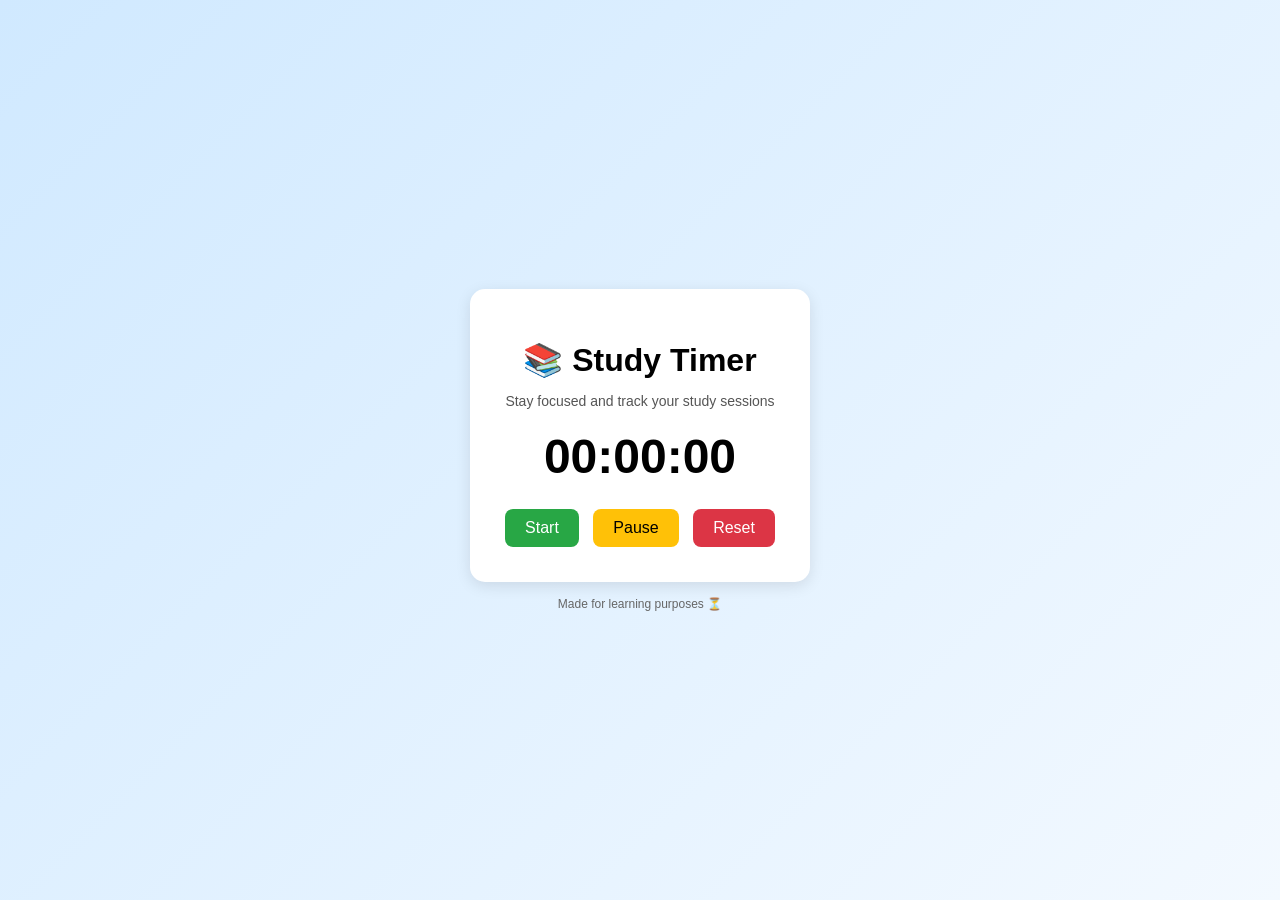
<file: index.html>
<!DOCTYPE html>
<html lang="en">
<head>
  <meta charset="UTF-8">
  <meta name="viewport" content="width=device-width, initial-scale=1.0">
  <title>📚 Study Timer</title>
  <link rel="stylesheet" href="style.css">
</head>
<body>
  <main class="container">
    <h1>📚 Study Timer</h1>
    <p class="subtitle">Stay focused and track your study sessions</p>

    <div class="timer" id="timer">00:00:00</div>

    <div class="buttons">
      <button id="startBtn">Start</button>
      <button id="pauseBtn">Pause</button>
      <button id="resetBtn">Reset</button>
    </div>
  </main>

  <footer>Made for learning purposes ⏳</footer>
  
  <script src="script.js"></script>
</body>
</html>
</file>
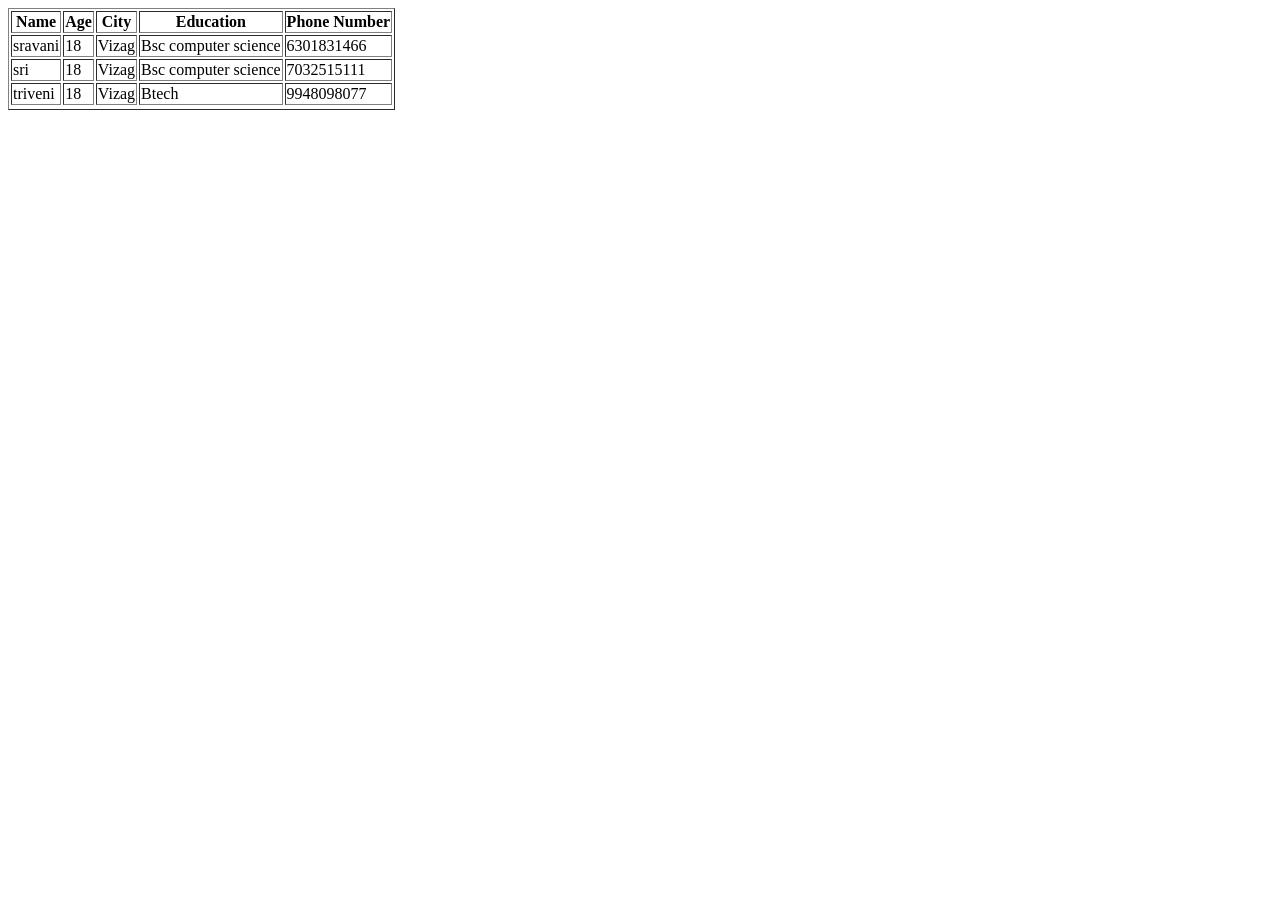
<file: table.html>
<!DOCTYPE Html>
<html>
<head>
<title>HTML Table Tag</title>
</head>
<body>
<table border="1">
<tr>
<th>Name</th>
<th>Age</th>
<th>City</th>
<th>Education</th>
<th>Phone Number</th>
</tr>
<tr>
<td> sravani</td>
<td>18</td>
<td>Vizag</td>
<td>Bsc computer science</td>
<td>6301831466
</tr>
<tr>
<td>sri </td>
<td>18</th>
<td>Vizag</th>
<td>Bsc computer science</td>
<td>7032515111</td>
</tr>
<tr>
<td> triveni</td>
<td>18</td>
<td>Vizag</td>
<td>Btech </td>
<td>9948098077</td>
</tr>
<tr></table>
</body>
</html>
</file>
<file: style.css>
body {
  font-family: Arial, sans-serif;
  background: linear-gradient(135deg, #d0e9ff, #f3f9ff);
  margin: 0;
  display: flex;
  flex-direction: column;
  align-items: center;
  justify-content: center;
  height: 100vh;
}

.container {
  background: white;
  padding: 30px;
  border-radius: 15px;
  box-shadow: 0 4px 15px rgba(0,0,0,0.1);
  text-align: center;
}

h1 {
  margin-bottom: 10px;
}

.subtitle {
  color: #555;
  font-size: 14px;
}

.timer {
  font-size: 48px;
  font-weight: bold;
  margin: 20px 0;
}

.buttons button {
  padding: 10px 20px;
  margin: 5px;
  border: none;
  border-radius: 8px;
  cursor: pointer;
  font-size: 16px;
}

#startBtn {
  background-color: #28a745;
  color: white;
}

#pauseBtn {
  background-color: #ffc107;
  color: black;
}

#resetBtn {
  background-color: #dc3545;
  color: white;
}

footer {
  margin-top: 15px;
  font-size: 12px;
  color: #666;
}
</file>
